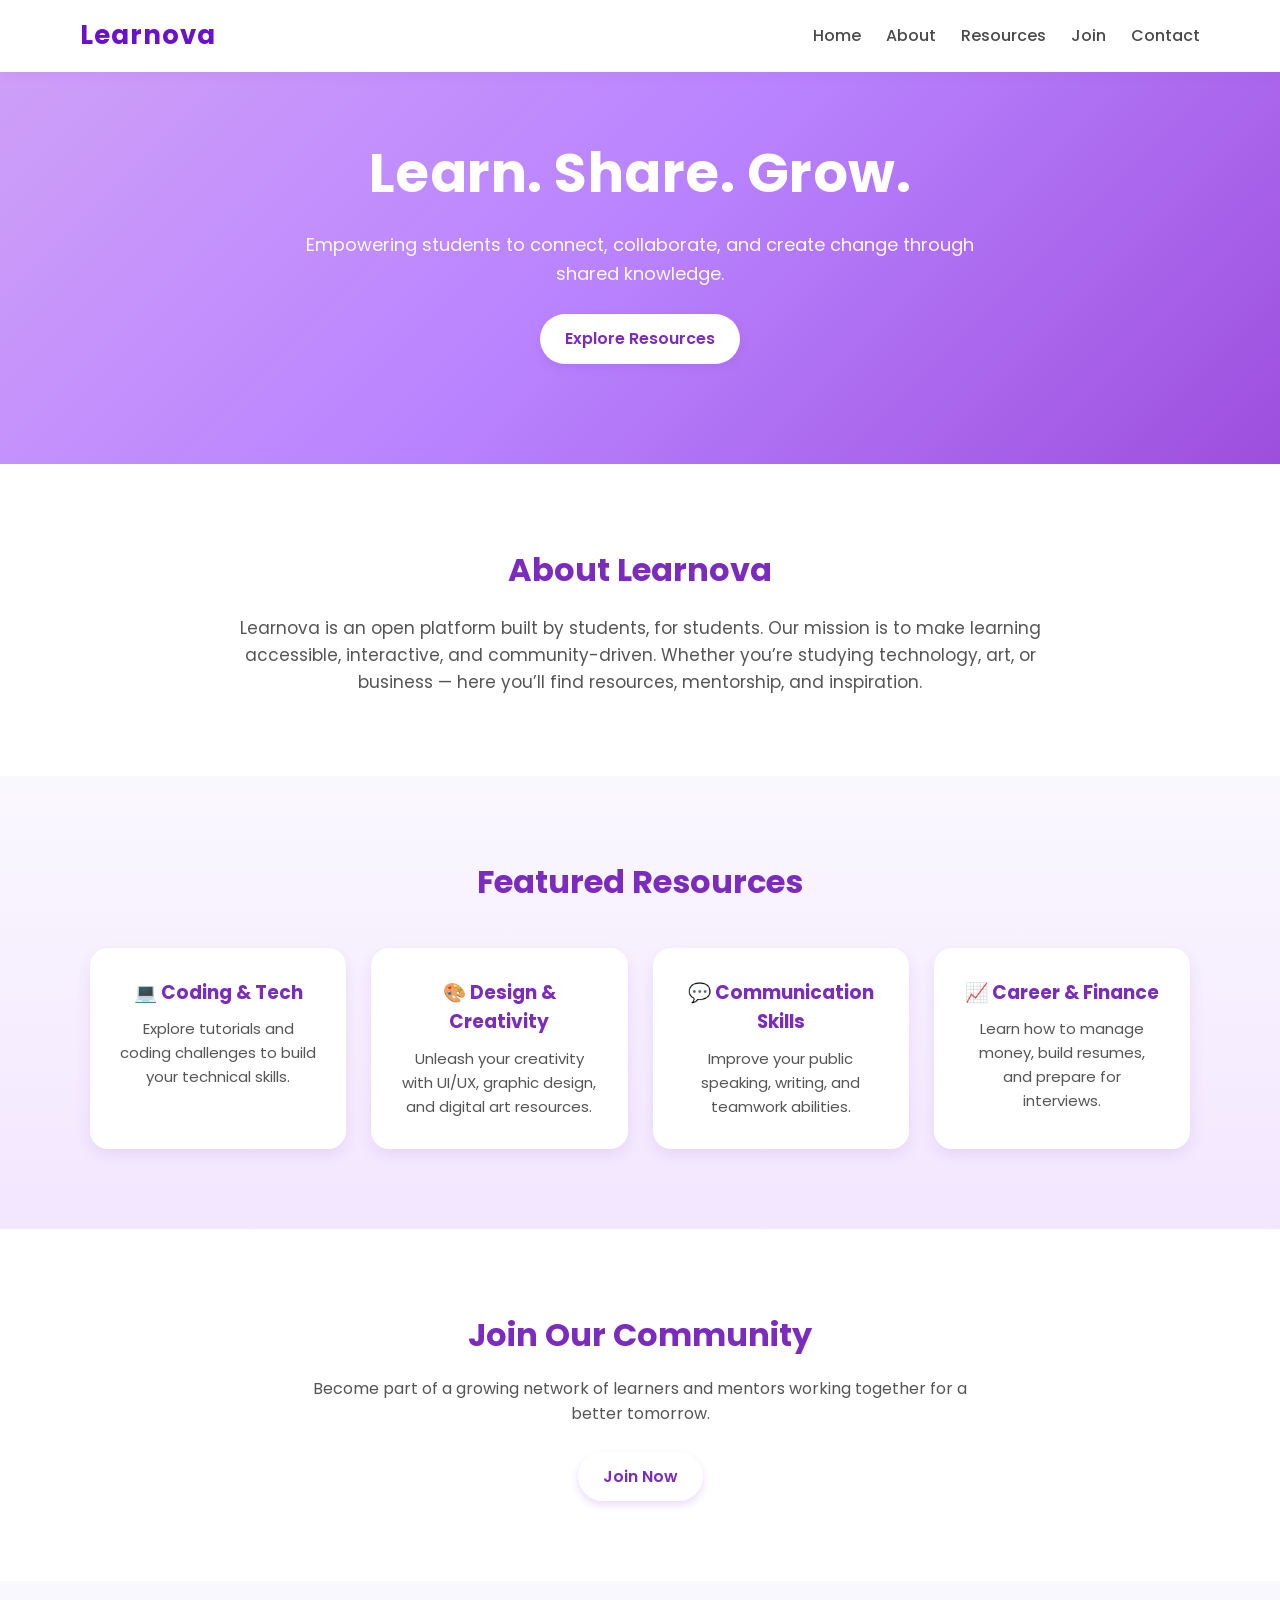
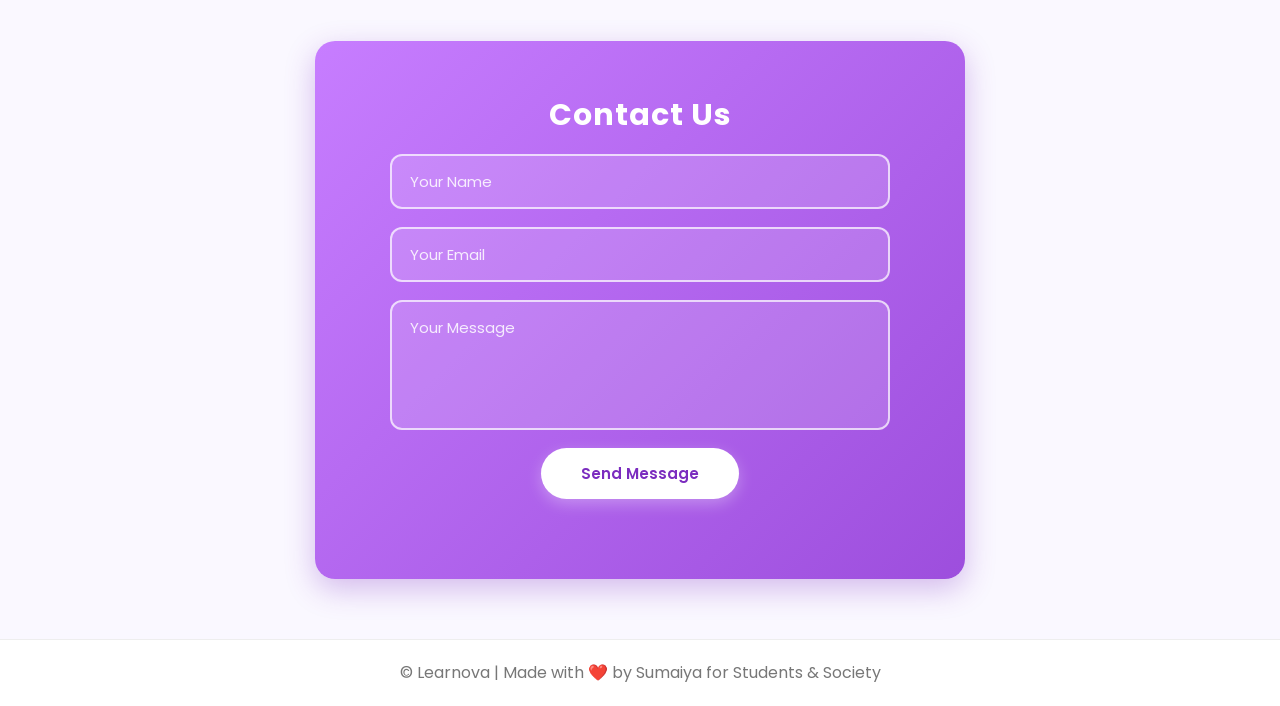
<file: learnova/index.html>
<!DOCTYPE html>
<html lang="en"> 
<head>
  <meta charset="UTF-8" />
  <meta name="viewport" content="width=device-width, initial-scale=1.0" />
  <title>Learnova - Learn. Share. Grow.</title>

  <!-- Google Font -->
  <link href="https://fonts.googleapis.com/css2?family=Poppins:wght@300;500;700&display=swap" rel="stylesheet" />
  <!-- CSS -->
  <link rel="stylesheet" href="style.css" />
</head>
<body>

  <!-- ===== NAVIGATION BAR ===== -->
  <header>
    <nav class="navbar" id="navbar">
      <div class="logo">Learnova</div>
      <ul class="nav-links" id="nav-links">
        <li><a href="#home">Home</a></li>
        <li><a href="#about">About</a></li>
        <li><a href="#resources">Resources</a></li>
        <li><a href="#join">Join</a></li>
        <li><a href="#contact">Contact</a></li>
      </ul>
      <div class="hamburger" id="hamburger">&#9776;</div>
    </nav>
  </header>

  <!-- ===== HERO SECTION ===== -->
  <section class="hero" id="home">
    <div class="hero-content">
      <h1>Learn. Share. Grow.</h1>
      <p>Empowering students to connect, collaborate, and create change through shared knowledge.</p>
      <a href="#resources" class="btn">Explore Resources</a>
    </div>
  </section>

  <!-- ===== ABOUT SECTION ===== -->
  <section class="about" id="about">
    <h2>About Learnova</h2>
    <p>
      Learnova is an open platform built by students, for students. Our mission is to make learning accessible,
      interactive, and community-driven. Whether you’re studying technology, art, or business — here you’ll find
      resources, mentorship, and inspiration.
    </p>
  </section>

  <!-- ===== RESOURCES SECTION ===== -->
  <section class="resources" id="resources">
    <h2>Featured Resources</h2>
    <div class="resource-container">
      <div class="resource-box" onclick="showTutorials('coding')">
        <h3>💻 Coding & Tech</h3>
        <p>Explore tutorials and coding challenges to build your technical skills.</p>
      </div>
      <div class="resource-box" onclick="showTutorials('design')">
        <h3>🎨 Design & Creativity</h3>
        <p>Unleash your creativity with UI/UX, graphic design, and digital art resources.</p>
      </div>
      <div class="resource-box" onclick="showTutorials('communication')">
        <h3>💬 Communication Skills</h3>
        <p>Improve your public speaking, writing, and teamwork abilities.</p>
      </div>
      <div class="resource-box" onclick="showTutorials('career')">
        <h3>📈 Career & Finance</h3>
        <p>Learn how to manage money, build resumes, and prepare for interviews.</p>
      </div>
    </div>
  </section>

  <!-- ===== JOIN SECTION ===== -->
  <section class="join" id="join">
    <h2>Join Our Community</h2>
    <p>Become part of a growing network of learners and mentors working together for a better tomorrow.</p>
    <a href="#" class="btn">Join Now</a>
  </section>

 <!-- ===== CONTACT SECTION (Updated with Form) ===== -->
  <section id="contact" class="contact">
    <h2>Contact Us</h2>
    <form id="contactForm">
      <input type="text" id="name" placeholder="Your Name" required />
      <input type="email" id="email" placeholder="Your Email" required />
      <textarea id="message" placeholder="Your Message" required></textarea>
      <button type="submit" class="btn-primary">Send Message</button>
    </form>
    <p id="responseMessage"></p>
  </section>

  <!-- ===== FOOTER ===== -->
  <footer>
    <p>&copy; Learnova | Made with ❤️ by Sumaiya for Students & Society</p>
  </footer>

  <!-- ===== MODAL (For Tutorials) ===== -->
  <div id="tutorialModal" class="modal">
    <div class="modal-content">
      <span class="close" onclick="closeModal()">&times;</span>
      <h2 id="modal-title"></h2>
      <div id="modal-content"></div>
    </div>
  </div>

  <!-- ===== SCRIPT ===== -->
  <script src="script.js"></script>
</body>
</html>
</file>
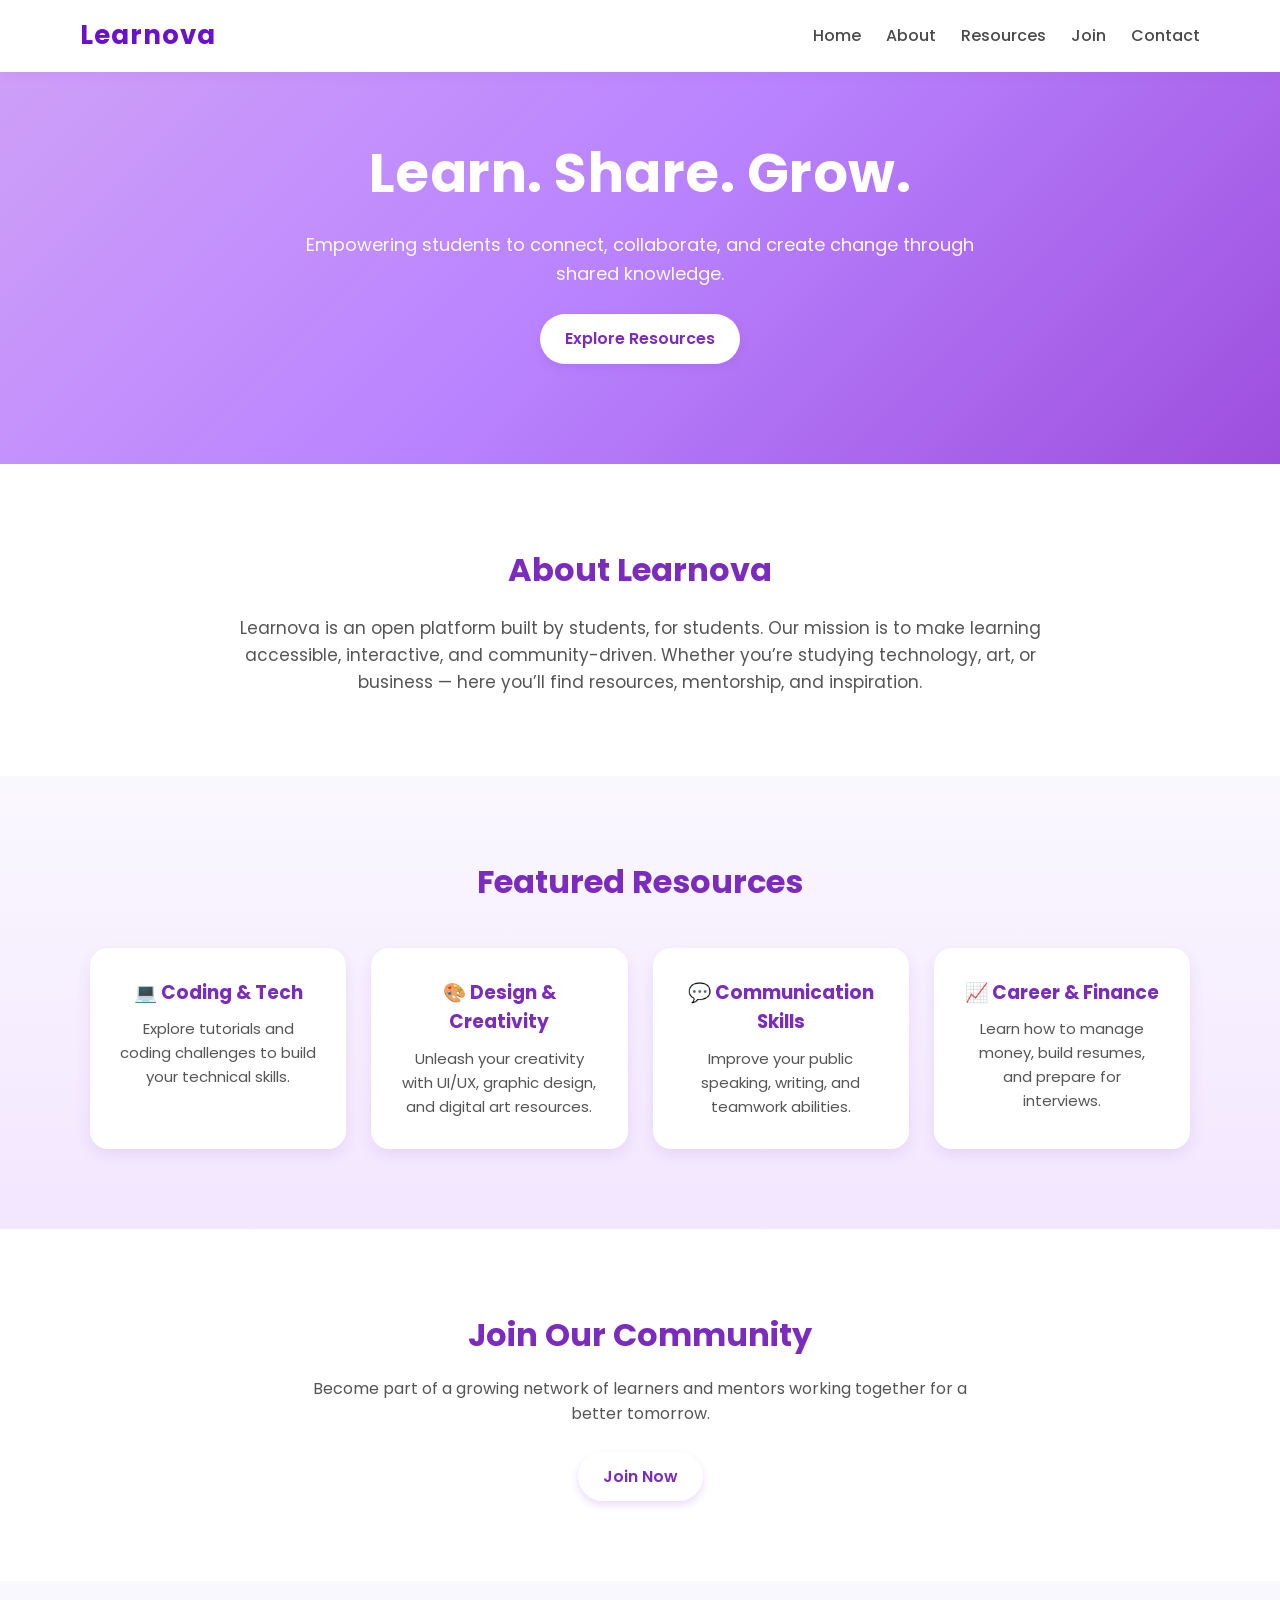
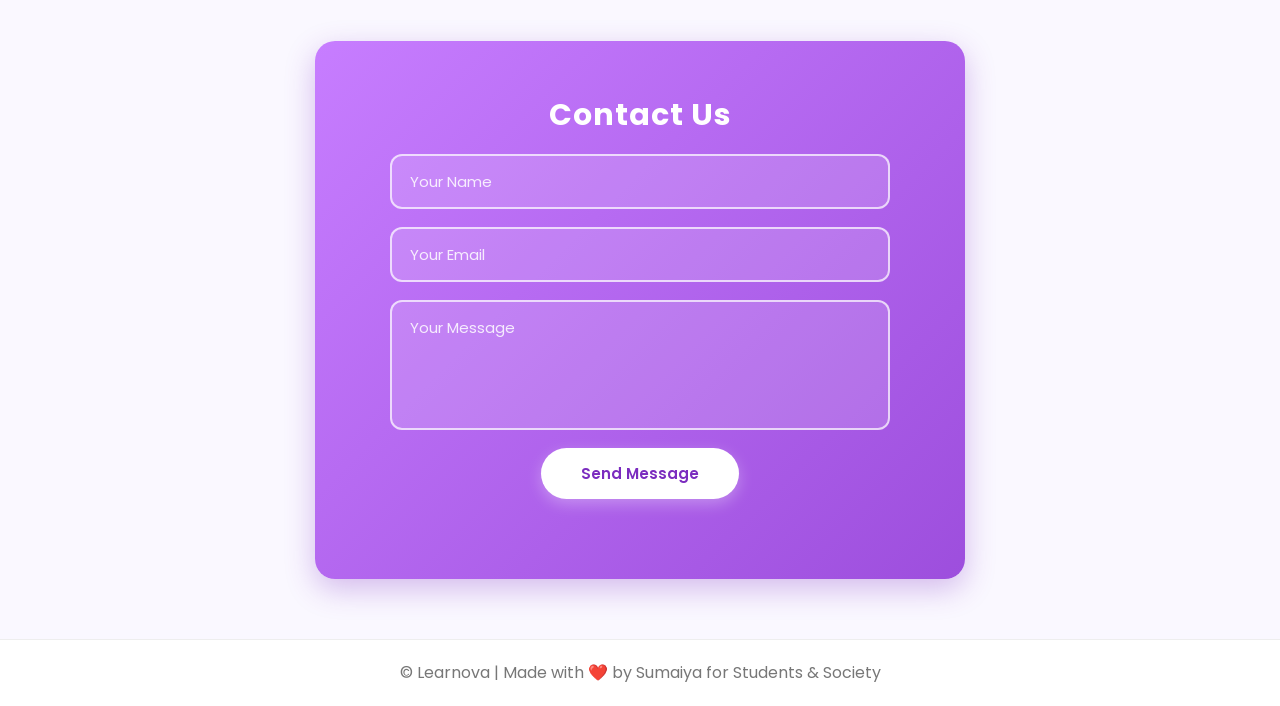
<file: learnova/frontend/index.html>
<!DOCTYPE html>
<html lang="en">
<head>
  <meta charset="UTF-8" />
  <meta name="viewport" content="width=device-width, initial-scale=1.0" />
  <title>Learnova - Learn. Share. Grow.</title>

  <!-- Google Font -->
  <link href="https://fonts.googleapis.com/css2?family=Poppins:wght@300;500;700&display=swap" rel="stylesheet" />
  <!-- CSS -->
  <link rel="stylesheet" href="style.css" />
</head>
<body>

  <!-- ===== NAVIGATION BAR ===== -->
  <header>
    <nav class="navbar" id="navbar">
      <div class="logo">Learnova</div>
      <ul class="nav-links" id="nav-links">
        <li><a href="#home">Home</a></li>
        <li><a href="#about">About</a></li>
        <li><a href="#resources">Resources</a></li>
        <li><a href="#join">Join</a></li>
        <li><a href="#contact">Contact</a></li>
      </ul>
      <div class="hamburger" id="hamburger">&#9776;</div>
    </nav>
  </header>

  <!-- ===== HERO SECTION ===== -->
  <section class="hero" id="home">
    <div class="hero-content">
      <h1>Learn. Share. Grow.</h1>
      <p>Empowering students to connect, collaborate, and create change through shared knowledge.</p>
      <a href="#resources" class="btn">Explore Resources</a>
    </div>
  </section>

  <!-- ===== ABOUT SECTION ===== -->
  <section class="about" id="about">
    <h2>About Learnova</h2>
    <p>
      Learnova is an open platform built by students, for students. Our mission is to make learning accessible,
      interactive, and community-driven. Whether you’re studying technology, art, or business — here you’ll find
      resources, mentorship, and inspiration.
    </p>
  </section>

  <!-- ===== RESOURCES SECTION ===== -->
  <section class="resources" id="resources">
    <h2>Featured Resources</h2>
    <div class="resource-container">
      <div class="resource-box" onclick="showTutorials('coding')">
        <h3>💻 Coding & Tech</h3>
        <p>Explore tutorials and coding challenges to build your technical skills.</p>
      </div>
      <div class="resource-box" onclick="showTutorials('design')">
        <h3>🎨 Design & Creativity</h3>
        <p>Unleash your creativity with UI/UX, graphic design, and digital art resources.</p>
      </div>
      <div class="resource-box" onclick="showTutorials('communication')">
        <h3>💬 Communication Skills</h3>
        <p>Improve your public speaking, writing, and teamwork abilities.</p>
      </div>
      <div class="resource-box" onclick="showTutorials('career')">
        <h3>📈 Career & Finance</h3>
        <p>Learn how to manage money, build resumes, and prepare for interviews.</p>
      </div>
    </div>
  </section>

  <!-- ===== JOIN SECTION ===== -->
  <section class="join" id="join">
    <h2>Join Our Community</h2>
    <p>Become part of a growing network of learners and mentors working together for a better tomorrow.</p>
    <a href="#" class="btn">Join Now</a>
  </section>

 <!-- ===== CONTACT SECTION (Updated with Form) ===== -->
  <section id="contact" class="contact">
    <h2>Contact Us</h2>
    <form id="contactForm">
      <input type="text" id="name" placeholder="Your Name" required />
      <input type="email" id="email" placeholder="Your Email" required />
      <textarea id="message" placeholder="Your Message" required></textarea>
      <button type="submit" class="btn-primary">Send Message</button>
    </form>
    <p id="responseMessage"></p>
  </section>

  <!-- ===== FOOTER ===== -->
  <footer>
    <p>&copy; Learnova | Made with ❤️ by Sumaiya for Students & Society</p>
  </footer>

  <!-- ===== MODAL (For Tutorials) ===== -->
  <div id="tutorialModal" class="modal">
    <div class="modal-content">
      <span class="close" onclick="closeModal()">&times;</span>
      <h2 id="modal-title"></h2>
      <div id="modal-content"></div>
    </div>
  </div>

  <!-- ===== SCRIPT ===== -->
  <script src="script.js"></script>
</body>
</html>
</file>
<file: learnova/style.css>
/* ===== GLOBAL RESET ===== */
* {
  margin: 0;
  padding: 0;
  box-sizing: border-box;
  font-family: 'Poppins', sans-serif;
}

body {
  background: #faf8ff;
  color: #333;
  line-height: 1.6;
  overflow-x: hidden;
  scroll-behavior: smooth;
}

/* ===== NAVBAR ===== */
header {
  position: fixed;
  top: 0;
  width: 100%;
  background: white;
  box-shadow: 0 4px 10px rgba(155, 89, 182, 0.1);
  z-index: 1000;
  animation: slideDown 0.8s ease forwards;
}

.navbar {
  display: flex;
  justify-content: space-between;
  align-items: center;
  padding: 15px 40px;
  max-width: 1200px;
  margin: auto;
}

.logo {
  font-size: 26px;
  font-weight: 700;
  color: #6a11cb; /* Learnova’s accent color */
  letter-spacing: 1px;
  transition: transform 0.3s ease, color 0.3s ease;
}

.logo span {
  color: #b5179e;
}

.logo:hover {
  transform: scale(1.05);
  color: #9d4edd;
}

.nav-links {
  display: flex;
  list-style: none;
  gap: 25px;
}

.nav-links li a {
  text-decoration: none;
  color: #4a4a4a;
  font-weight: 500;
  transition: color 0.3s ease;
}

.nav-links li a:hover {
  color: #9d4edd;
}

/* ===== HAMBURGER ===== */
.hamburger {
  display: none;
  font-size: 28px;
  cursor: pointer;
  color: #7b2cbf;
}

/* ===== HERO SECTION ===== */
.hero {
  background: linear-gradient(135deg, #d0a2f7, #b983ff, #9d4edd);
  color: white;
  text-align: center;
  padding: 130px 20px 100px;
  animation: fadeIn 1.2s ease;
}

.hero h1 {
  font-size: 54px;
  font-weight: 700;
  margin-bottom: 15px;
  letter-spacing: 0.5px;
  animation: textPop 1s ease;
}

.hero h1 span {
  color: #ffe6ff;
}

.hero p {
  font-size: 18px;
  max-width: 700px;
  margin: auto;
  opacity: 0.95;
  animation: fadeInUp 1.5s ease;
}

.btn {
  display: inline-block;
  background: white;
  color: #7b2cbf;
  padding: 12px 25px;
  border-radius: 30px;
  text-decoration: none;
  margin-top: 25px;
  font-weight: 600;
  transition: all 0.3s ease;
  box-shadow: 0 4px 8px rgba(157, 78, 221, 0.2);
}

.btn:hover {
  background: #7b2cbf;
  color: white;
  box-shadow: 0 6px 15px rgba(123, 44, 191, 0.3);
  transform: translateY(-3px);
}

/* ===== ABOUT SECTION ===== */
.about {
  text-align: center;
  padding: 80px 20px;
  background: #fff;
  animation: fadeInUp 1s ease;
}

.about h2 {
  font-size: 32px;
  color: #7b2cbf;
  margin-bottom: 20px;
}

.about p {
  max-width: 850px;
  margin: auto;
  font-size: 17px;
  color: #555;
}

/* ===== RESOURCES SECTION ===== */
.resources {
  padding: 80px 20px;
  text-align: center;
  background: linear-gradient(180deg, #faf8ff 0%, #f3e6ff 100%);
}

.resources h2 {
  color: #7b2cbf;
  font-size: 32px;
  margin-bottom: 40px;
  animation: fadeIn 1s ease;
}

.resource-container {
  display: grid;
  grid-template-columns: repeat(auto-fit, minmax(250px, 1fr));
  gap: 25px;
  max-width: 1100px;
  margin: auto;
}

.resource-box {
  background: white;
  border-radius: 18px;
  padding: 30px;
  box-shadow: 0 6px 15px rgba(123, 44, 191, 0.1);
  transition: all 0.4s ease;
  cursor: pointer;
  opacity: 0;
  animation: fadeInUp 1s ease forwards;
}

.resource-box:nth-child(1) { animation-delay: 0.2s; }
.resource-box:nth-child(2) { animation-delay: 0.4s; }
.resource-box:nth-child(3) { animation-delay: 0.6s; }
.resource-box:nth-child(4) { animation-delay: 0.8s; }

.resource-box:hover {
  transform: translateY(-8px) scale(1.02);
  box-shadow: 0 12px 30px rgba(123, 44, 191, 0.15);
}

.resource-box h3 {
  color: #7b2cbf;
  font-weight: 700;
  margin-bottom: 10px;
}

.resource-box p {
  color: #555;
  font-size: 15px;
}

/* ===== JOIN SECTION ===== */
.join {
  background: #fff;
  text-align: center;
  padding: 80px 20px;
  animation: fadeInUp 1s ease;
}

.join h2 {
  font-size: 32px;
  color: #7b2cbf;
  margin-bottom: 15px;
}

.join p {
  color: #555;
  max-width: 700px;
  margin: auto;
}

/* ===== CONTACT SECTION (Light Purple Background) ===== */
.contact {
  background: linear-gradient(135deg, #c77dff, #9d4edd);
  border-radius: 20px;
  padding: 50px 25px;
  margin: 60px auto;
  max-width: 650px;
  box-shadow: 0 10px 30px rgba(123, 44, 191, 0.3);
  text-align: center;
  color: #fff;
  transition: transform 0.3s ease;
}

.contact:hover {
  transform: translateY(-5px);
}

.contact h2 {
  color: #fff;
  font-size: 30px;
  margin-bottom: 15px;
  letter-spacing: 1px;
}

.contact p {
  color: rgba(255, 255, 255, 0.9);
  font-size: 16px;
  margin-bottom: 30px;
  line-height: 1.6;
}

/* ===== FORM ===== */
.contact form {
  display: flex;
  flex-direction: column;
  align-items: center;
  gap: 18px;
  width: 100%;
  max-width: 500px;
  margin: 0 auto;
}

.contact input,
.contact textarea {
  width: 100%;
  padding: 14px 18px;
  border: 2px solid rgba(255, 255, 255, 0.7);
  border-radius: 12px;
  font-size: 15px;
  font-family: 'Poppins', sans-serif;
  color: #fff;
  background: rgba(255, 255, 255, 0.15);
  outline: none;
  transition: all 0.3s ease;
}

.contact input::placeholder,
.contact textarea::placeholder {
  color: rgba(255, 255, 255, 0.85);
}

.contact input:focus,
.contact textarea:focus {
  border-color: #fff;
  background: rgba(255, 255, 255, 0.25);
  box-shadow: 0 0 10px rgba(255, 255, 255, 0.3);
}

.contact textarea {
  height: 130px;
  resize: none;
}

/* ===== BUTTON ===== */
.btn-primary {
  background: #fff;
  color: #7b2cbf;
  border: none;
  padding: 14px 40px;
  border-radius: 30px;
  font-weight: 600;
  font-size: 15px;
  cursor: pointer;
  transition: all 0.3s ease;
  box-shadow: 0 5px 15px rgba(255, 255, 255, 0.3);
}

.btn-primary:hover {
  background: #f3e8ff;
  transform: translateY(-3px);
  box-shadow: 0 8px 25px rgba(255, 255, 255, 0.4);
}

/* ===== RESPONSE MESSAGE ===== */
#responseMessage {
  margin-top: 18px;
  font-size: 15px;
  color: #fff;
  font-weight: 500;
  letter-spacing: 0.5px;
  transition: opacity 0.3s ease;
}

/* ===== FOOTER ===== */
footer {
  text-align: center;
  background: #fff;
  padding: 20px;
  color: #777;
  border-top: 1px solid #eee;
  animation: fadeIn 1.2s ease;
}

/* ===== MODAL ===== */
.modal {
  display: none;
  position: fixed;
  z-index: 2000;
  left: 0; top: 0;
  width: 100%; height: 100%;
  background: rgba(0, 0, 0, 0.6);
  justify-content: center;
  align-items: center;
  backdrop-filter: blur(3px);
  animation: fadeIn 0.5s ease;
}

.modal-content {
  background: #fff;
  padding: 30px;
  width: 90%;
  max-width: 700px;
  border-radius: 20px;
  overflow-y: auto;
  max-height: 80vh;
  box-shadow: 0 10px 30px rgba(123, 44, 191, 0.2);
  animation: popIn 0.5s ease;
}

.modal-content h3 {
  color: #7b2cbf;
  margin-top: 15px;
}

.modal-content a {
  display: block;
  color: #555;
  text-decoration: none;
  margin: 5px 0;
  transition: color 0.2s;
}

.modal-content a:hover {
  color: #9d4edd;
}

.close {
  float: right;
  font-size: 26px;
  cursor: pointer;
  color: #7b2cbf;
}

/* ===== ANIMATIONS ===== */
@keyframes fadeIn {
  from {opacity: 0;}
  to {opacity: 1;}
}

@keyframes fadeInUp {
  from {opacity: 0; transform: translateY(30px);}
  to {opacity: 1; transform: translateY(0);}
}

@keyframes slideDown {
  from {transform: translateY(-80px); opacity: 0;}
  to {transform: translateY(0); opacity: 1;}
}

@keyframes popIn {
  from {transform: scale(0.9); opacity: 0;}
  to {transform: scale(1); opacity: 1;}
}

@keyframes textPop {
  0% {transform: scale(0.8); opacity: 0;}
  100% {transform: scale(1); opacity: 1;}
}

/* ===== RESPONSIVE DESIGN ===== */
@media (max-width: 900px) {
  .navbar {
    padding: 15px 25px;
  }

  .nav-links {
    display: none;
    flex-direction: column;
    position: absolute;
    top: 70px;
    right: 0;
    width: 100%;
    background: white;
    box-shadow: 0 5px 15px rgba(0,0,0,0.1);
  }

  .nav-links.active {
    display: flex;
  }

  .hamburger {
    display: block;
  }

  .hero h1 {
    font-size: 38px;
  }

  .hero p {
    font-size: 16px;
  }

  .resource-container {
    grid-template-columns: 1fr;
  }
}
</file>
<file: learnova/frontend/style.css>
/* ===== GLOBAL RESET ===== */
* {
  margin: 0;
  padding: 0;
  box-sizing: border-box;
  font-family: 'Poppins', sans-serif;
}

body {
  background: #faf8ff;
  color: #333;
  line-height: 1.6;
  overflow-x: hidden;
  scroll-behavior: smooth;
}

/* ===== NAVBAR ===== */
header {
  position: fixed;
  top: 0;
  width: 100%;
  background: white;
  box-shadow: 0 4px 10px rgba(155, 89, 182, 0.1);
  z-index: 1000;
  animation: slideDown 0.8s ease forwards;
}

.navbar {
  display: flex;
  justify-content: space-between;
  align-items: center;
  padding: 15px 40px;
  max-width: 1200px;
  margin: auto;
}

.logo {
  font-size: 26px;
  font-weight: 700;
  color: #6a11cb; /* Learnova’s accent color */
  letter-spacing: 1px;
  transition: transform 0.3s ease, color 0.3s ease;
}

.logo span {
  color: #b5179e;
}

.logo:hover {
  transform: scale(1.05);
  color: #9d4edd;
}

.nav-links {
  display: flex;
  list-style: none;
  gap: 25px;
}

.nav-links li a {
  text-decoration: none;
  color: #4a4a4a;
  font-weight: 500;
  transition: color 0.3s ease;
}

.nav-links li a:hover {
  color: #9d4edd;
}

/* ===== HAMBURGER ===== */
.hamburger {
  display: none;
  font-size: 28px;
  cursor: pointer;
  color: #7b2cbf;
}

/* ===== HERO SECTION ===== */
.hero {
  background: linear-gradient(135deg, #d0a2f7, #b983ff, #9d4edd);
  color: white;
  text-align: center;
  padding: 130px 20px 100px;
  animation: fadeIn 1.2s ease;
}

.hero h1 {
  font-size: 54px;
  font-weight: 700;
  margin-bottom: 15px;
  letter-spacing: 0.5px;
  animation: textPop 1s ease;
}

.hero h1 span {
  color: #ffe6ff;
}

.hero p {
  font-size: 18px;
  max-width: 700px;
  margin: auto;
  opacity: 0.95;
  animation: fadeInUp 1.5s ease;
}

.btn {
  display: inline-block;
  background: white;
  color: #7b2cbf;
  padding: 12px 25px;
  border-radius: 30px;
  text-decoration: none;
  margin-top: 25px;
  font-weight: 600;
  transition: all 0.3s ease;
  box-shadow: 0 4px 8px rgba(157, 78, 221, 0.2);
}

.btn:hover {
  background: #7b2cbf;
  color: white;
  box-shadow: 0 6px 15px rgba(123, 44, 191, 0.3);
  transform: translateY(-3px);
}

/* ===== ABOUT SECTION ===== */
.about {
  text-align: center;
  padding: 80px 20px;
  background: #fff;
  animation: fadeInUp 1s ease;
}

.about h2 {
  font-size: 32px;
  color: #7b2cbf;
  margin-bottom: 20px;
}

.about p {
  max-width: 850px;
  margin: auto;
  font-size: 17px;
  color: #555;
}

/* ===== RESOURCES SECTION ===== */
.resources {
  padding: 80px 20px;
  text-align: center;
  background: linear-gradient(180deg, #faf8ff 0%, #f3e6ff 100%);
}

.resources h2 {
  color: #7b2cbf;
  font-size: 32px;
  margin-bottom: 40px;
  animation: fadeIn 1s ease;
}

.resource-container {
  display: grid;
  grid-template-columns: repeat(auto-fit, minmax(250px, 1fr));
  gap: 25px;
  max-width: 1100px;
  margin: auto;
}

.resource-box {
  background: white;
  border-radius: 18px;
  padding: 30px;
  box-shadow: 0 6px 15px rgba(123, 44, 191, 0.1);
  transition: all 0.4s ease;
  cursor: pointer;
  opacity: 0;
  animation: fadeInUp 1s ease forwards;
}

.resource-box:nth-child(1) { animation-delay: 0.2s; }
.resource-box:nth-child(2) { animation-delay: 0.4s; }
.resource-box:nth-child(3) { animation-delay: 0.6s; }
.resource-box:nth-child(4) { animation-delay: 0.8s; }

.resource-box:hover {
  transform: translateY(-8px) scale(1.02);
  box-shadow: 0 12px 30px rgba(123, 44, 191, 0.15);
}

.resource-box h3 {
  color: #7b2cbf;
  font-weight: 700;
  margin-bottom: 10px;
}

.resource-box p {
  color: #555;
  font-size: 15px;
}

/* ===== JOIN SECTION ===== */
.join {
  background: #fff;
  text-align: center;
  padding: 80px 20px;
  animation: fadeInUp 1s ease;
}

.join h2 {
  font-size: 32px;
  color: #7b2cbf;
  margin-bottom: 15px;
}

.join p {
  color: #555;
  max-width: 700px;
  margin: auto;
}

/* ===== CONTACT SECTION (Light Purple Background) ===== */
.contact {
  background: linear-gradient(135deg, #c77dff, #9d4edd);
  border-radius: 20px;
  padding: 50px 25px;
  margin: 60px auto;
  max-width: 650px;
  box-shadow: 0 10px 30px rgba(123, 44, 191, 0.3);
  text-align: center;
  color: #fff;
  transition: transform 0.3s ease;
}

.contact:hover {
  transform: translateY(-5px);
}

.contact h2 {
  color: #fff;
  font-size: 30px;
  margin-bottom: 15px;
  letter-spacing: 1px;
}

.contact p {
  color: rgba(255, 255, 255, 0.9);
  font-size: 16px;
  margin-bottom: 30px;
  line-height: 1.6;
}

/* ===== FORM ===== */
.contact form {
  display: flex;
  flex-direction: column;
  align-items: center;
  gap: 18px;
  width: 100%;
  max-width: 500px;
  margin: 0 auto;
}

.contact input,
.contact textarea {
  width: 100%;
  padding: 14px 18px;
  border: 2px solid rgba(255, 255, 255, 0.7);
  border-radius: 12px;
  font-size: 15px;
  font-family: 'Poppins', sans-serif;
  color: #fff;
  background: rgba(255, 255, 255, 0.15);
  outline: none;
  transition: all 0.3s ease;
}

.contact input::placeholder,
.contact textarea::placeholder {
  color: rgba(255, 255, 255, 0.85);
}

.contact input:focus,
.contact textarea:focus {
  border-color: #fff;
  background: rgba(255, 255, 255, 0.25);
  box-shadow: 0 0 10px rgba(255, 255, 255, 0.3);
}

.contact textarea {
  height: 130px;
  resize: none;
}

/* ===== BUTTON ===== */
.btn-primary {
  background: #fff;
  color: #7b2cbf;
  border: none;
  padding: 14px 40px;
  border-radius: 30px;
  font-weight: 600;
  font-size: 15px;
  cursor: pointer;
  transition: all 0.3s ease;
  box-shadow: 0 5px 15px rgba(255, 255, 255, 0.3);
}

.btn-primary:hover {
  background: #f3e8ff;
  transform: translateY(-3px);
  box-shadow: 0 8px 25px rgba(255, 255, 255, 0.4);
}

/* ===== RESPONSE MESSAGE ===== */
#responseMessage {
  margin-top: 18px;
  font-size: 15px;
  color: #fff;
  font-weight: 500;
  letter-spacing: 0.5px;
  transition: opacity 0.3s ease;
}

/* ===== FOOTER ===== */
footer {
  text-align: center;
  background: #fff;
  padding: 20px;
  color: #777;
  border-top: 1px solid #eee;
  animation: fadeIn 1.2s ease;
}

/* ===== MODAL ===== */
.modal {
  display: none;
  position: fixed;
  z-index: 2000;
  left: 0; top: 0;
  width: 100%; height: 100%;
  background: rgba(0, 0, 0, 0.6);
  justify-content: center;
  align-items: center;
  backdrop-filter: blur(3px);
  animation: fadeIn 0.5s ease;
}

.modal-content {
  background: #fff;
  padding: 30px;
  width: 90%;
  max-width: 700px;
  border-radius: 20px;
  overflow-y: auto;
  max-height: 80vh;
  box-shadow: 0 10px 30px rgba(123, 44, 191, 0.2);
  animation: popIn 0.5s ease;
}

.modal-content h3 {
  color: #7b2cbf;
  margin-top: 15px;
}

.modal-content a {
  display: block;
  color: #555;
  text-decoration: none;
  margin: 5px 0;
  transition: color 0.2s;
}

.modal-content a:hover {
  color: #9d4edd;
}

.close {
  float: right;
  font-size: 26px;
  cursor: pointer;
  color: #7b2cbf;
}

/* ===== ANIMATIONS ===== */
@keyframes fadeIn {
  from {opacity: 0;}
  to {opacity: 1;}
}

@keyframes fadeInUp {
  from {opacity: 0; transform: translateY(30px);}
  to {opacity: 1; transform: translateY(0);}
}

@keyframes slideDown {
  from {transform: translateY(-80px); opacity: 0;}
  to {transform: translateY(0); opacity: 1;}
}

@keyframes popIn {
  from {transform: scale(0.9); opacity: 0;}
  to {transform: scale(1); opacity: 1;}
}

@keyframes textPop {
  0% {transform: scale(0.8); opacity: 0;}
  100% {transform: scale(1); opacity: 1;}
}

/* ===== RESPONSIVE DESIGN ===== */
@media (max-width: 900px) {
  .navbar {
    padding: 15px 25px;
  }

  .nav-links {
    display: none;
    flex-direction: column;
    position: absolute;
    top: 70px;
    right: 0;
    width: 100%;
    background: white;
    box-shadow: 0 5px 15px rgba(0,0,0,0.1);
  }

  .nav-links.active {
    display: flex;
  }

  .hamburger {
    display: block;
  }

  .hero h1 {
    font-size: 38px;
  }

  .hero p {
    font-size: 16px;
  }

  .resource-container {
    grid-template-columns: 1fr;
  }
}
</file>
